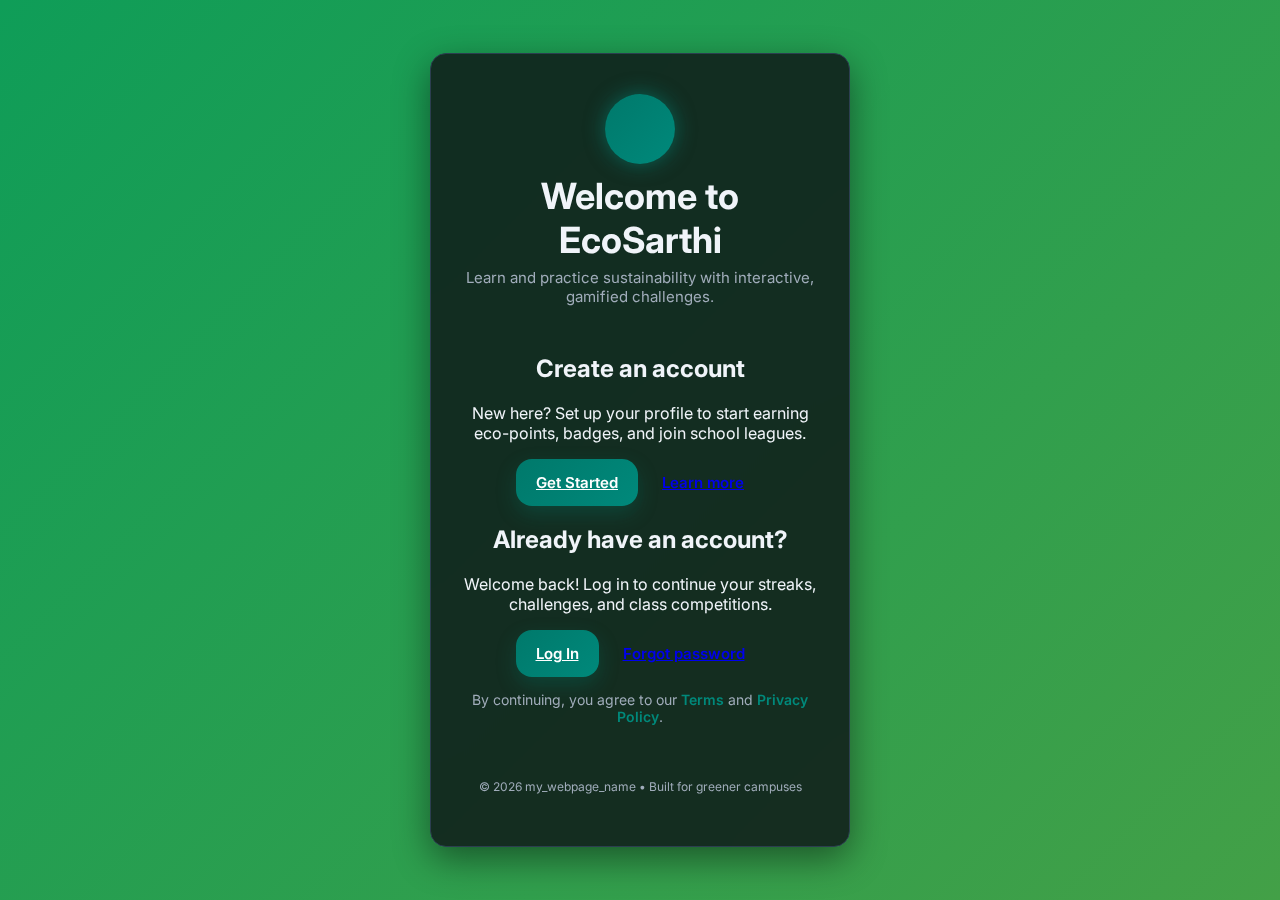
<file: index.html>
<!-- index.html -->

<!DOCTYPE html>
<html lang="en">
<head>
  <meta charset="UTF-8" />
  <meta name="viewport" content="width=device-width, initial-scale=1" />
  <title>Welcome to EcoSarthi</title>
  <link rel="preconnect" href="https://fonts.googleapis.com">
  <link rel="preconnect" href="https://fonts.gstatic.com" crossorigin>
  <link href="https://fonts.googleapis.com/css2?family=Inter:wght@400;600;700&display=swap" rel="stylesheet">
  <link rel="stylesheet" href="style.css">
</head>
<body>
  <main class="container" role="main">
    <header class="brand">
      <div class="brand__logo" aria-hidden="true"></div>
      <div>
        <h1>Welcome to <span class="accent">EcoSarthi</span></h1>
        <p class="subtitle">Learn and practice sustainability with interactive, gamified challenges.</p>
      </div>
    </header>

    <section class="panel" aria-label="Choose an option">
      <div class="options">
    
        <article class="card" aria-labelledby="create-title">
          <div class="card__body">
            <h2 id="create-title">Create an account</h2>
            <p>New here? Set up your profile to start earning eco-points, badges, and join school leagues.</p>
            <div class="actions">
              <a class="btn btn-primary" href="/signup" aria-label="Create an account">Get Started</a>
              <a class="btn btn-ghost" href="#learn-more">Learn more</a>
            </div>
          </div>
        </article>

       
        <article class="card" aria-labelledby="login-title">
          <div class="card__body">
            <h2 id="login-title">Already have an account?</h2>
            <p>Welcome back! Log in to continue your streaks, challenges, and class competitions.</p>
            <div class="actions">
              <a class="btn btn-primary" href="/login" aria-label="Log in">Log In</a>
              <a class="btn btn-ghost" href="/forgot-password">Forgot password</a>
            </div>
          </div>
        </article>
      </div>
      <p class="note">By continuing, you agree to our <a href="/terms">Terms</a> and <a href="/privacy">Privacy Policy</a>.</p>
    </section>

    <p class="footer">© <span id="year"></span> my_webpage_name • Built for greener campuses</p>
  </main>

  <script>
    document.getElementById('year').textContent = new Date().getFullYear();
  </script>
</body>
</html>


<!-- 
<!DOCTYPE html>
<html lang="en">
<head>
    <meta charset="UTF-8">
    <meta name="viewport" content="width=device-width, initial-scale=1.0">
    <title>EcoSarthi - Login</title>
    <link rel="preconnect" href="https://fonts.googleapis.com">
    <link rel="preconnect" href="https://fonts.gstatic.com" crossorigin>
    <link href="https://fonts.googleapis.com/css2?family=Poppins:wght@400;500;600;700;800&display=swap" rel="stylesheet">
    <style>
        /* Reusing your existing CSS variables */
        :root {
            --primary-green: #0f9d58;
            --secondary-green: #43a047;
            --dark-green: #1b5e20;
            --accent-yellow: #ffeb3b;
            --light-yellow: #fdd835;
            --white: #ffffff;
            --text-light: #f1f1f1;
            --glass-bg: rgba(255, 255, 255, 0.1);
        }

        * {
            margin: 0;
            padding: 0;
            box-sizing: border-box;
            font-family: "Poppins", sans-serif;
        }

        body {
            background: linear-gradient(135deg, var(--primary-green), var(--secondary-green));
            color: var(--white);
            display: flex;
            justify-content: center;
            align-items: center;
            min-height: 100vh;
            overflow: hidden; /* To keep the floating icons within the viewport */
        }
        
        .login-container {
            width: min(450px, 90%);
            background: var(--glass-bg);
            backdrop-filter: blur(10px);
            border-radius: 20px;
            padding: 40px;
            box-shadow: 0 8px 32px 0 rgba(0, 0, 0, 0.2);
            border: 1px solid rgba(255, 255, 255, 0.3);
            text-align: center;
            z-index: 10;
        }

        .login-container h2 {
            font-size: 2rem;
            font-weight: 700;
            color: var(--accent-yellow);
            margin-bottom: 20px;
        }

        .form-group {
            margin-bottom: 20px;
            text-align: left;
        }

        .form-group label {
            display: block;
            margin-bottom: 8px;
            font-weight: 500;
            color: var(--text-light);
        }

        .form-group input {
            width: 100%;
            padding: 12px;
            border-radius: 10px;
            border: 1px solid rgba(255, 255, 255, 0.3);
            background: rgba(255, 255, 255, 0.2);
            color: var(--white);
            font-size: 1rem;
            outline: none;
            transition: border-color 0.3s ease;
        }

        .form-group input::placeholder {
            color: var(--text-light);
            opacity: 0.8;
        }

        .form-group input:focus {
            border-color: var(--accent-yellow);
        }

        .login-button {
            background: var(--accent-yellow);
            color: var(--dark-green);
            border: none;
            padding: 14px 40px;
            font-size: 1.1rem;
            border-radius: 30px;
            cursor: pointer;
            font-weight: bold;
            transition: all 0.3s ease;
            box-shadow: 0px 8px 15px rgba(0, 0, 0, 0.2);
            width: 100%;
        }

        .login-button:hover {
            background: var(--light-yellow);
            transform: translateY(-3px) scale(1.02);
            box-shadow: 0px 10px 18px rgba(0, 0, 0, 0.3);
        }
        
        .link {
            display: block;
            margin-top: 15px;
            font-size: 0.9rem;
            color: var(--text-light);
            text-decoration: none;
            transition: color 0.3s ease;
        }

        .link:hover {
            color: var(--accent-yellow);
        }

        /* Reusing your floating icons */
        @keyframes float {
            0% { transform: translateY(0) translateX(0) rotate(0deg) scale(1); }
            25% { transform: translateY(-30px) translateX(20px) rotate(90deg) scale(1.1); }
            50% { transform: translateY(-60px) translateX(-20px) rotate(180deg) scale(1); }
            75% { transform: translateY(-30px) translateX(20px) rotate(270deg) scale(0.9); }
            100% { transform: translateY(0) translateX(0) rotate(360deg) scale(1); }
        }
        .floating-icon {
            position: absolute;
            width: 50px;
            opacity: 0.5;
            animation: float 20s infinite linear;
            z-index: 1;
        }
        .icon1 { top: 10%; left: 5%; animation-duration: 25s; }
        .icon2 { top: 30%; left: 90%; animation-duration: 30s; width: 60px; }
        .icon3 { top: 70%; left: 10%; animation-duration: 35s; }
        .icon4 { top: 50%; left: 80%; animation-duration: 28s; width: 40px; }
        .icon5 { top: 85%; left: 50%; animation-duration: 22s; width: 65px; }

    </style>
</head>
<body>
    <div class="login-container">
        <h2>Welcome Back!</h2>
        <form>
            <div class="form-group">
                <label for="email">Email Address</label>
                <input type="email" id="email" name="email" placeholder="you@example.com" required>
            </div>
            <div class="form-group">
                <label for="password">Password</label>
                <input type="password" id="password" name="password" placeholder="Enter your password" required>
            </div>
            <button type="submit" class="login-button">Log In</button>
        </form>
        <a href="#" class="link">Forgot Password?</a>
        <a href="#" class="link">Don't have an account? Sign Up</a>
    </div>

    <img src="https://img.icons8.com/emoji/48/deciduous-tree.png" class="floating-icon icon1">
    <img src="https://img.icons8.com/emoji/48/recycling-symbol.png" class="floating-icon icon2">
    <img src="https://img.icons8.com/emoji/48/seedling.png" class="floating-icon icon3">
    <img src="https://img.icons8.com/emoji/48/water-wave.png" class="floating-icon icon4">
    <img src="https://img.icons8.com/emoji/48/sun-emoji.png" class="floating-icon icon5">
</body>
</html> -->
</file>
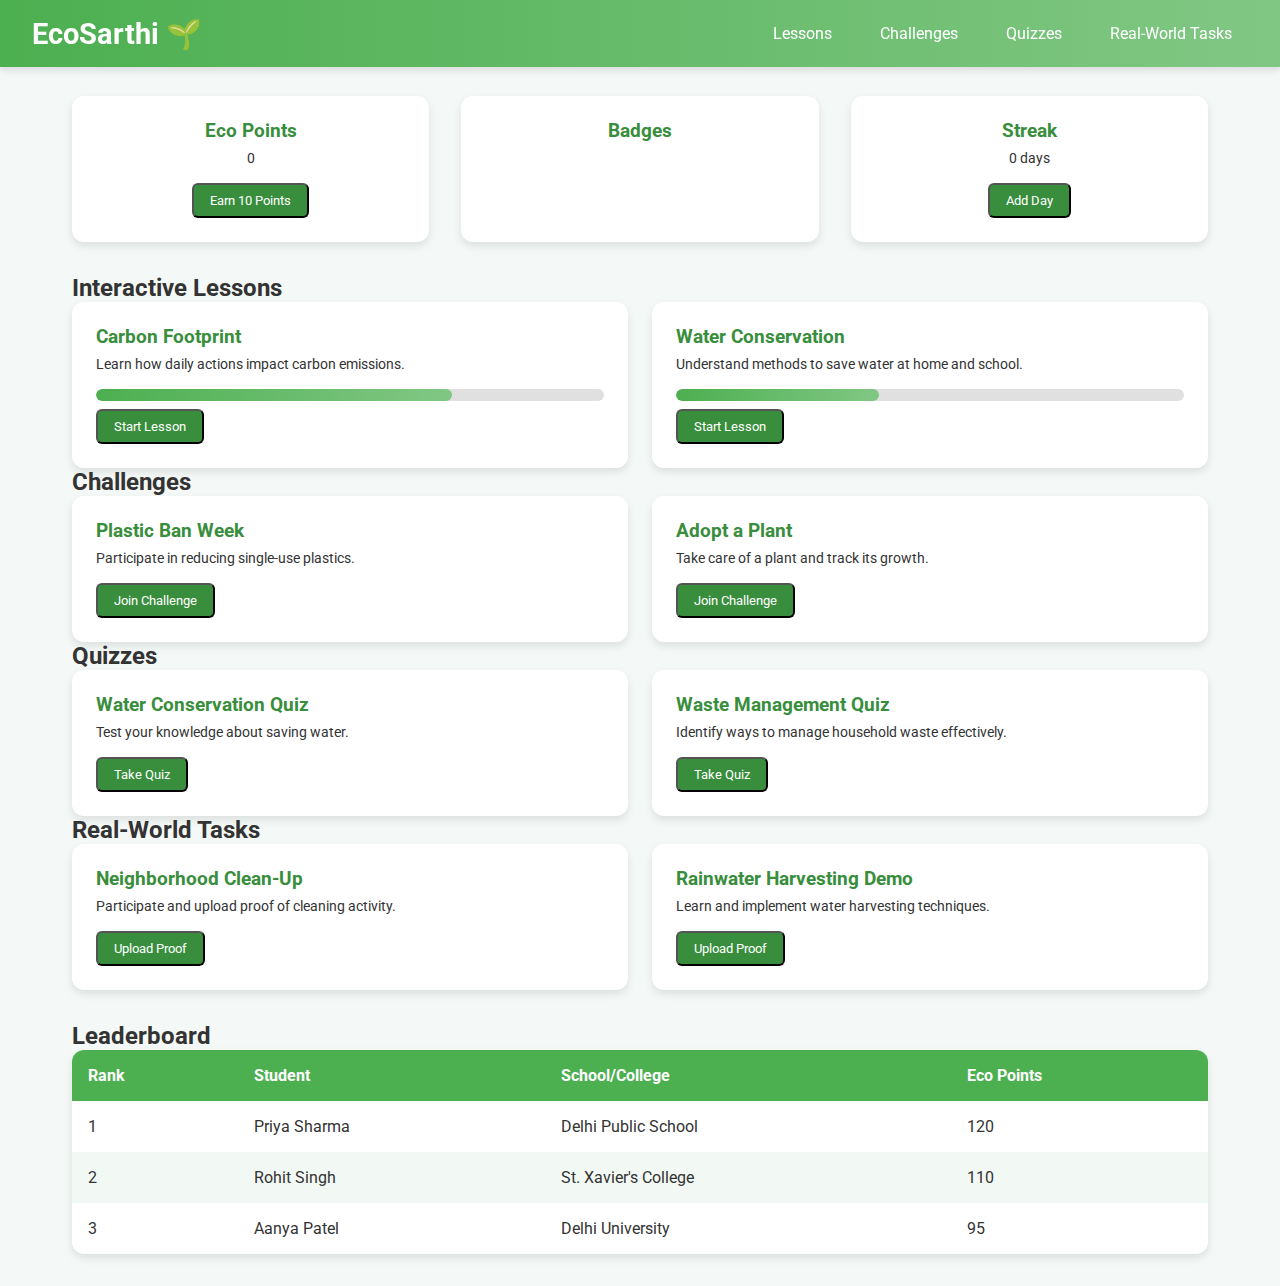
<file: challenge_quize.html>
<!DOCTYPE html>
<html lang="en">
<head>
  <meta charset="UTF-8">
  <meta name="viewport" content="width=device-width, initial-scale=1.0">
  <title>EcoSarthi - Green Learning Hub</title>
  <link href="https://fonts.googleapis.com/css2?family=Roboto:wght@400;700&display=swap" rel="stylesheet">
  <style>
    /* ===== GLOBAL STYLES ===== */
    * { box-sizing: border-box; margin: 0; padding: 0; font-family: 'Roboto', sans-serif; }
    body { background-color: #f4f8f6; color: #333; }
    a { text-decoration: none; color: inherit; }

    /* ===== HEADER ===== */
    header {
      background: linear-gradient(90deg, #4caf50, #81c784);
      color: #fff;
      padding: 1rem 2rem;
      display: flex;
      align-items: center;
      justify-content: space-between;
      position: fixed;
      width: 100%;
      top: 0;
      z-index: 1000;
      box-shadow: 0 4px 6px rgba(0,0,0,0.1);
    }
    header h1 { font-size: 1.8rem; }

    /* ===== NAVIGATION ===== */
    nav {
      display: flex;
      gap: 1rem;
    }
    nav a {
      padding: 0.5rem 1rem;
      border-radius: 5px;
      transition: background 0.3s;
    }
    nav a:hover { background-color: rgba(255,255,255,0.2); }

    /* ===== MAIN LAYOUT ===== */
    main {
      padding: 6rem 2rem 2rem;
      max-width: 1200px;
      margin: auto;
    }

    /* ===== CARD STYLES ===== */
    .card-grid { display: grid; grid-template-columns: repeat(auto-fit,minmax(250px,1fr)); gap: 1.5rem; }
    .card {
      background-color: #fff;
      border-radius: 12px;
      padding: 1.5rem;
      box-shadow: 0 4px 8px rgba(0,0,0,0.1);
      transition: transform 0.3s, box-shadow 0.3s;
    }
    .card:hover { transform: translateY(-5px); box-shadow: 0 8px 15px rgba(0,0,0,0.15); }
    .card h3 { margin-bottom: 0.5rem; color: #388e3c; }
    .card p { font-size: 0.9rem; margin-bottom: 1rem; }

    /* ===== PROGRESS BARS ===== */
    .progress-container { background: #e0e0e0; border-radius: 20px; overflow: hidden; height: 12px; margin-bottom: 0.5rem; }
    .progress { height: 100%; background: linear-gradient(90deg, #4caf50, #81c784); width: 0%; transition: width 1s; border-radius: 20px; }

    /* ===== BADGES ===== */
    .badges { display: flex; gap: 0.5rem; flex-wrap: wrap; }
    .badge {
      background-color: #a5d6a7;
      padding: 0.4rem 0.7rem;
      border-radius: 50px;
      font-size: 0.8rem;
      color: #fff;
      animation: bounce 1s ease-in-out forwards;
    }
    @keyframes bounce { 0% { transform: scale(0.5); } 100% { transform: scale(1); } }

    /* ===== DASHBOARD ===== */
    .dashboard { display: flex; gap: 2rem; margin-bottom: 2rem; flex-wrap: wrap; }
    .dashboard .card { flex: 1; text-align: center; }

    /* ===== LEADERBOARD ===== */
    .leaderboard { margin-top: 2rem; }
    .leaderboard table {
      width: 100%;
      border-collapse: collapse;
      background: #fff;
      border-radius: 12px;
      overflow: hidden;
      box-shadow: 0 4px 8px rgba(0,0,0,0.1);
    }
    .leaderboard th, .leaderboard td { padding: 1rem; text-align: left; }
    .leaderboard th { background-color: #4caf50; color: #fff; }
    .leaderboard tr:nth-child(even) { background-color: #f2f9f4; }

    /* ===== BUTTONS ===== */
    .btn {
      background: #388e3c;
      color: #fff;
      padding: 0.5rem 1rem;
      border-radius: 6px;
      cursor: pointer;
      transition: background 0.3s;
    }
    .btn:hover { background: #2e7d32; }

    /* ===== RESPONSIVE ===== */
    @media (max-width: 768px) {
      header { flex-direction: column; align-items: flex-start; }
      nav { flex-wrap: wrap; gap: 0.5rem; margin-top: 0.5rem; }
    }
  </style>
</head>
<body>

<header>
  <h1>EcoSarthi 🌱</h1>
  <nav>
    <a href="#lessons">Lessons</a>
    <a href="#challenges">Challenges</a>
    <a href="#quizzes">Quizzes</a>
    <a href="#tasks">Real-World Tasks</a>
  </nav>
</header>

<main>
  <!-- DASHBOARD -->
  <section class="dashboard">
    <div class="card">
      <h3>Eco Points</h3>
      <p id="ecoPoints">0</p>
      <button class="btn" onclick="earnPoints(10)">Earn 10 Points</button>
    </div>
    <div class="card">
      <h3>Badges</h3>
      <div class="badges" id="badges">
        <!-- Badges appear here -->
      </div>
    </div>
    <div class="card">
      <h3>Streak</h3>
      <p id="streak">0 days</p>
      <button class="btn" onclick="increaseStreak()">Add Day</button>
    </div>
  </section>

  <!-- LESSONS -->
  <section id="lessons">
    <h2>Interactive Lessons</h2>
    <div class="card-grid">
      <div class="card">
        <h3>Carbon Footprint</h3>
        <p>Learn how daily actions impact carbon emissions.</p>
        <div class="progress-container"><div class="progress" style="width: 70%;"></div></div>
        <button class="btn">Start Lesson</button>
      </div>
      <div class="card">
        <h3>Water Conservation</h3>
        <p>Understand methods to save water at home and school.</p>
        <div class="progress-container"><div class="progress" style="width: 40%;"></div></div>
        <button class="btn">Start Lesson</button>
      </div>
    </div>
  </section>

  <!-- CHALLENGES -->
  <section id="challenges">
    <h2>Challenges</h2>
    <div class="card-grid">
      <div class="card">
        <h3>Plastic Ban Week</h3>
        <p>Participate in reducing single-use plastics.</p>
        <button class="btn">Join Challenge</button>
      </div>
      <div class="card">
        <h3>Adopt a Plant</h3>
        <p>Take care of a plant and track its growth.</p>
        <button class="btn">Join Challenge</button>
      </div>
    </div>
  </section>

  <!-- QUIZZES -->
  <section id="quizzes">
    <h2>Quizzes</h2>
    <div class="card-grid">
      <div class="card">
        <h3>Water Conservation Quiz</h3>
        <p>Test your knowledge about saving water.</p>
        <button class="btn" onclick="alert('Quiz Started!')">Take Quiz</button>
      </div>
      <div class="card">
        <h3>Waste Management Quiz</h3>
        <p>Identify ways to manage household waste effectively.</p>
        <button class="btn" onclick="alert('Quiz Started!')">Take Quiz</button>
      </div>
    </div>
  </section>

  <!-- REAL-WORLD TASKS -->
  <section id="tasks">
    <h2>Real-World Tasks</h2>
    <div class="card-grid">
      <div class="card">
        <h3>Neighborhood Clean-Up</h3>
        <p>Participate and upload proof of cleaning activity.</p>
        <button class="btn">Upload Proof</button>
      </div>
      <div class="card">
        <h3>Rainwater Harvesting Demo</h3>
        <p>Learn and implement water harvesting techniques.</p>
        <button class="btn">Upload Proof</button>
      </div>
    </div>
  </section>

  <!-- LEADERBOARD -->
  <section class="leaderboard">
    <h2>Leaderboard</h2>
    <table>
      <thead>
        <tr>
          <th>Rank</th>
          <th>Student</th>
          <th>School/College</th>
          <th>Eco Points</th>
        </tr>
      </thead>
      <tbody id="leaderboard-body">
        <tr><td>1</td><td>Priya Sharma</td><td>Delhi Public School</td><td>120</td></tr>
        <tr><td>2</td><td>Rohit Singh</td><td>St. Xavier's College</td><td>110</td></tr>
        <tr><td>3</td><td>Aanya Patel</td><td>Delhi University</td><td>95</td></tr>
      </tbody>
    </table>
  </section>
</main>

<script>
  // ===== DASHBOARD INTERACTIVITY =====
  let ecoPoints = 0;
  let streak = 0;

  function earnPoints(points) {
    ecoPoints += points;
    document.getElementById('ecoPoints').innerText = ecoPoints;
    // Add a badge if points exceed thresholds
    if(ecoPoints >= 50 && !document.getElementById('greenBadge')) {
      const badge = document.createElement('div');
      badge.className = 'badge';
      badge.id = 'greenBadge';
      badge.innerText = 'Green Warrior';
      document.getElementById('badges').appendChild(badge);
    }
  }

  function increaseStreak() {
    streak += 1;
    document.getElementById('streak').innerText = streak + ' days';
  }

  // ===== PROGRESS ANIMATION =====
  document.querySelectorAll('.progress').forEach(bar => {
    let width = bar.style.width;
    bar.style.width = '0%';
    setTimeout(() => { bar.style.width = width; }, 100);
  });
</script>

</body>
</html>
</file>
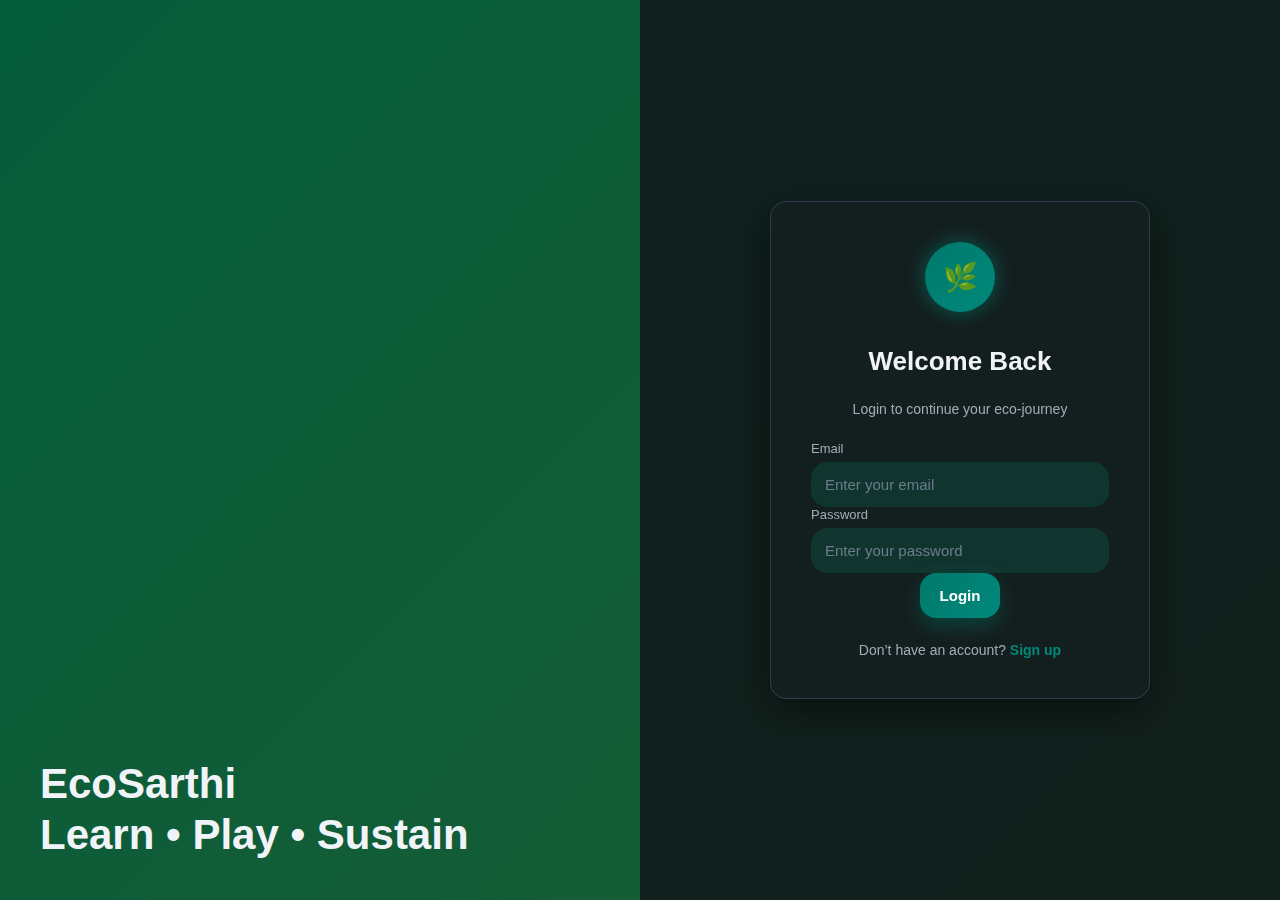
<file: login_2.html>
<!DOCTYPE html>
<html lang="en">
<head>
  <meta charset="UTF-8">
  <meta name="viewport" content="width=device-width, initial-scale=1.0">
  <title>EcoSarthi – Login</title>
  <style>
    /* --- ROOT THEME --- */
    :root {
      --brand: #00796B;
      --brand-600: #00897B;
      --brand-800: #004d40;
      --primary-green: #0f9d58;
      --secondary-green: #43a047;
      --bg: #0d1217;
      --text: #f0f4f9;
      --muted: #a0acba;
      --placeholder: #6a7c8c;
      --card: rgba(20, 30, 30, 0.85);
      --border: #2c3e50;
      --shadow: 0 12px 36px rgba(0, 0, 0, 0.45);
      --radius: 16px;
    }

    * { box-sizing: border-box; margin: 0; padding: 0; }

    body {
      font-family: 'Inter', sans-serif;
      color: var(--text);
      height: 100vh;
      display: grid;
      grid-template-columns: 1fr 1fr;
      background: linear-gradient(135deg, var(--primary-green), var(--secondary-green));
    }

    /* LEFT PANEL */
    .left {
      background: url('https://img.freepik.com/free-vector/flat-design-eco-friendly-background_23-2150520981.jpg?w=740') center/cover no-repeat;
      position: relative;
    }
    .overlay {
      position: absolute;
      inset: 0;
      background: rgba(0, 50, 40, 0.6);
    }
    .left h1 {
      position: absolute;
      bottom: 40px;
      left: 40px;
      font-size: 42px;
      font-weight: 700;
      line-height: 1.2;
    }

    /* RIGHT PANEL */
    .right {
      display: flex;
      align-items: center;
      justify-content: center;
      background: rgba(13, 18, 23, 0.9);
    }

    .login-card {
      background: var(--card);
      border: 1px solid var(--border);
      border-radius: var(--radius);
      padding: 40px;
      width: 100%;
      max-width: 380px;
      box-shadow: var(--shadow);
      backdrop-filter: blur(12px);
      display: grid;
      gap: 24px;
      text-align: center;
    }

    .brand__logo {
      width: 70px;
      height: 70px;
      margin: 0 auto 10px;
      border-radius: 50%;
      background: linear-gradient(135deg, var(--brand), var(--brand-600));
      display: grid;
      place-items: center;
      font-size: 28px;
      font-weight: 700;
      color: white;
      box-shadow: 0 0 20px rgba(0, 137, 123, 0.6);
    }

    .login-card h2 {
      margin: 0;
      font-size: 26px;
      font-weight: 700;
    }
    .subtitle {
      font-size: 14px;
      color: var(--muted);
    }

    .input-group {
      text-align: left;
      display: grid;
      gap: 6px;
    }
    .input-group label {
      font-size: 13px;
      color: var(--muted);
    }
    .input-group input {
      width: 100%;
      padding: 14px;
      border: none;
      border-radius: var(--radius);
      background: rgba(0, 184, 148, 0.15);
      color: var(--text);
      font-size: 15px;
      transition: all .25s ease;
    }
    .input-group input::placeholder {
      color: var(--placeholder);
    }
    .input-group input:focus {
      outline: none;
      background: rgba(0, 184, 148, 0.25);
      box-shadow: 0 0 0 3px rgba(0, 184, 148, 0.35);
    }

    .btn {
      border: none;
      cursor: pointer;
      padding: 14px 20px;
      border-radius: var(--radius);
      font-size: 15px;
      font-weight: 600;
      transition: all .25s ease;
    }
    .btn-primary {
      background: linear-gradient(135deg, var(--brand), var(--brand-600));
      color: white;
      box-shadow: 0 8px 20px rgba(0, 121, 107, 0.4);
    }
    .btn-primary:hover {
      filter: brightness(1.1);
      box-shadow: 0 10px 26px rgba(0, 121, 107, 0.6);
    }

    .note {
      font-size: 14px;
      color: var(--muted);
    }
    .note a {
      color: var(--brand-600);
      text-decoration: none;
      font-weight: 600;
    }

    /* RESPONSIVE */
    @media (max-width: 860px) {
      body {
        grid-template-columns: 1fr;
      }
      .left { display: none; }
    }
  </style>
</head>
<body>
  <!-- LEFT ECO PANEL -->
  <div class="left">
    <div class="overlay"></div>
    <h1>EcoSarthi<br>Learn • Play • Sustain</h1>
  </div>

  <!-- RIGHT LOGIN PANEL -->
  <div class="right">
    <div class="login-card">
      <div class="brand__logo">🌿</div>
      <h2>Welcome Back</h2>
      <p class="subtitle">Login to continue your eco-journey</p>

      <form>
        <div class="input-group">
          <label for="email">Email</label>
          <input type="email" id="email" placeholder="Enter your email">
        </div>
        <div class="input-group">
          <label for="password">Password</label>
          <input type="password" id="password" placeholder="Enter your password">
        </div>
        <button class="btn btn-primary" type="submit">Login</button>
      </form>

      <p class="note">Don’t have an account? <a href="#">Sign up</a></p>
    </div>
  </div>
</body>
</html>
</file>
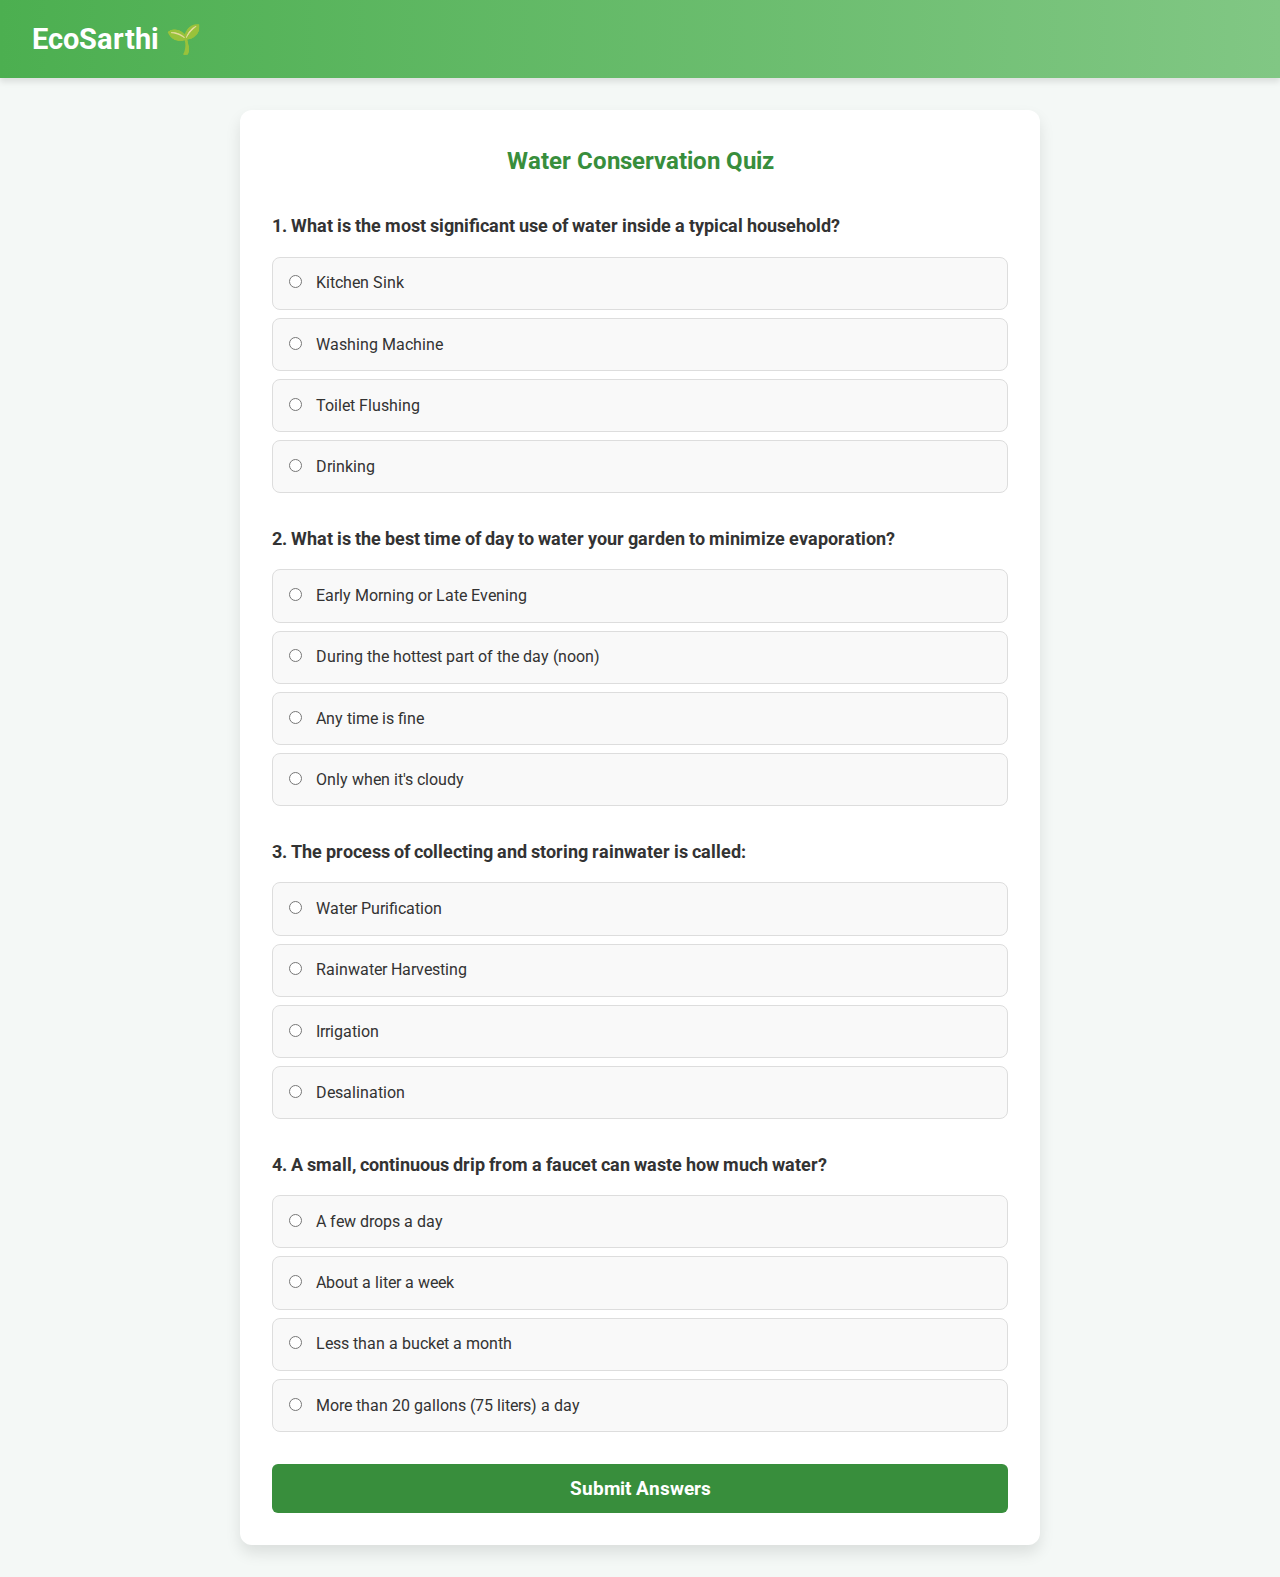
<file: takequiz.html>
<!DOCTYPE html>
<html lang="en">
<head>
  <meta charset="UTF-8">
  <meta name="viewport" content="width=device-width, initial-scale=1.0">
  <title>Quiz: Water Conservation - EcoSarthi</title>
  <link href="https://fonts.googleapis.com/css2?family=Roboto:wght@400;700&display=swap" rel="stylesheet">
  <style>
    /* ===== GLOBAL STYLES ===== */
    * { box-sizing: border-box; margin: 0; padding: 0; font-family: 'Roboto', sans-serif; }
    body { background-color: #f4f8f6; color: #333; line-height: 1.6; }
    
    /* ===== HEADER ===== */
    header {
      background: linear-gradient(90deg, #4caf50, #81c784);
      color: #fff;
      padding: 1rem 2rem;
      display: flex;
      align-items: center;
      justify-content: space-between;
      box-shadow: 0 4px 6px rgba(0,0,0,0.1);
    }
    header h1 { font-size: 1.8rem; }

    /* ===== QUIZ CONTAINER ===== */
    .quiz-container {
      max-width: 800px;
      margin: 2rem auto;
      padding: 2rem;
      background-color: #fff;
      border-radius: 12px;
      box-shadow: 0 8px 15px rgba(0,0,0,0.1);
    }
    .quiz-container h2 {
      text-align: center;
      color: #388e3c;
      margin-bottom: 2rem;
    }

    /* ===== QUESTION STYLES ===== */
    .question-block {
      margin-bottom: 2rem;
    }
    .question-block p {
      font-weight: 700;
      font-size: 1.1rem;
      margin-bottom: 1rem;
    }
    .options label {
      display: block;
      background-color: #f9f9f9;
      border: 1px solid #ddd;
      border-radius: 8px;
      padding: 0.8rem 1rem;
      margin-bottom: 0.5rem;
      cursor: pointer;
      transition: background-color 0.3s, border-color 0.3s;
    }
    .options label:hover {
      background-color: #e8f5e9; /* Light green on hover */
      border-color: #a5d6a7;
    }
    .options input[type="radio"] {
      margin-right: 10px;
    }

    /* ===== BUTTONS ===== */
    .btn {
      display: block;
      width: 100%;
      background: #388e3c;
      color: #fff;
      padding: 0.8rem 1.5rem;
      border: none;
      border-radius: 6px;
      cursor: pointer;
      transition: background 0.3s;
      font-size: 1.2rem;
      font-weight: 700;
    }
    .btn:hover { background: #2e7d32; }
    
    /* ===== RESULTS CONTAINER (Initially hidden) ===== */
    #results-container {
      display: none;
      text-align: center;
      animation: fadeIn 0.5s;
    }
    #results-container h2 {
      color: #4caf50;
    }
    #score-text {
      font-size: 1.5rem;
      font-weight: 700;
      margin-bottom: 1rem;
    }
    #eco-points-text {
      font-size: 1.2rem;
      color: #388e3c;
      margin-bottom: 2rem;
    }
    @keyframes fadeIn {
      from { opacity: 0; transform: translateY(10px); }
      to { opacity: 1; transform: translateY(0); }
    }

  </style>
</head>
<body>

<header>
  <h1>EcoSarthi 🌱</h1>
</header>

<main>
  <div class="quiz-container">
    <div id="quiz-form-container">
      <h2>Water Conservation Quiz</h2>
      <form id="quiz-form">
        <div class="question-block">
          <p>1. What is the most significant use of water inside a typical household?</p>
          <div class="options">
            <label><input type="radio" name="q1" value="a"> Kitchen Sink</label>
            <label><input type="radio" name="q1" value="b"> Washing Machine</label>
            <label><input type="radio" name="q1" value="c"> Toilet Flushing</label>
            <label><input type="radio" name="q1" value="d"> Drinking</label>
          </div>
        </div>

        <div class="question-block">
          <p>2. What is the best time of day to water your garden to minimize evaporation?</p>
          <div class="options">
            <label><input type="radio" name="q2" value="a"> Early Morning or Late Evening</label>
            <label><input type="radio" name="q2" value="b"> During the hottest part of the day (noon)</label>
            <label><input type="radio" name="q2" value="c"> Any time is fine</label>
            <label><input type="radio" name="q2" value="d"> Only when it's cloudy</label>
          </div>
        </div>
        
        <div class="question-block">
            <p>3. The process of collecting and storing rainwater is called:</p>
            <div class="options">
                <label><input type="radio" name="q3" value="a"> Water Purification</label>
                <label><input type="radio" name="q3" value="b"> Rainwater Harvesting</label>
                <label><input type="radio" name="q3" value="c"> Irrigation</label>
                <label><input type="radio" name="q3" value="d"> Desalination</label>
            </div>
        </div>

        <div class="question-block">
            <p>4. A small, continuous drip from a faucet can waste how much water?</p>
            <div class="options">
                <label><input type="radio" name="q4" value="a"> A few drops a day</label>
                <label><input type="radio" name="q4" value="b"> About a liter a week</label>
                <label><input type="radio" name="q4" value="c"> Less than a bucket a month</label>
                <label><input type="radio" name="q4" value="d"> More than 20 gallons (75 liters) a day</label>
            </div>
        </div>

        <button type="submit" class="btn">Submit Answers</button>
      </form>
    </div>

    <div id="results-container">
        <h2>Quiz Results</h2>
        <p id="score-text">You answered 0 out of 4 correctly.</p>
        <p id="eco-points-text">You've earned 0 Eco Points! ✨</p>
        <button class="btn" onclick="restartQuiz()">Try Again</button>
    </div>
  </div>
</main>

<script>
  const quizForm = document.getElementById('quiz-form');
  const quizContainer = document.getElementById('quiz-form-container');
  const resultsContainer = document.getElementById('results-container');
  const scoreText = document.getElementById('score-text');
  const ecoPointsText = document.getElementById('eco-points-text');

  // Define the correct answers
  const correctAnswers = ['c', 'a', 'b', 'd'];
  const totalQuestions = correctAnswers.length;

  quizForm.addEventListener('submit', function(event) {
    event.preventDefault(); // Stop the page from reloading

    let score = 0;
    const formData = new FormData(quizForm);
    
    // Loop through questions to check answers
    for (let i = 0; i < totalQuestions; i++) {
        const userAnswer = formData.get(`q${i + 1}`);
        if (userAnswer === correctAnswers[i]) {
            score++;
        }
    }
    
    // Calculate Eco Points (e.g., 15 points per correct answer)
    const pointsEarned = score * 15;

    // Update the results text
    scoreText.innerText = `You answered ${score} out of ${totalQuestions} correctly.`;
    ecoPointsText.innerText = `You've earned ${pointsEarned} Eco Points! ✨`;

    // Hide the quiz and show the results
    quizContainer.style.display = 'none';
    resultsContainer.style.display = 'block';
  });

  function restartQuiz() {
    // Reset the form for another attempt
    quizForm.reset();
    
    // Hide results and show the quiz again
    resultsContainer.style.display = 'none';
    quizContainer.style.display = 'block';
  }
</script>

</body>
</html>
</file>
<file: style.css>
/* --- ENHANCED LOGIN PAGE CSS (eco theme preserved) --- */

/* ROOT THEME VARIABLES */
:root {
  --brand: #00796B;
  --brand-600: #00897B;
  --brand-800: #004d40;
  --primary-green: #0f9d58;
  --secondary-green: #43a047;

  --bg: #0d1217;
  --bg-subtle: #131a23;
  --text: #f0f4f9;
  --muted: #a0acba;
  --placeholder: #6a7c8c;

  --card: rgba(15, 25, 25, 0.85); /* dark eco glass */
  --border: #2c3e50;

  --shadow: 0 12px 36px rgba(0,0,0,.45);
  --shadow-sm: 0 4px 12px rgba(0,0,0,.2);

  --radius: 16px;
  --radius-sm: 8px;
}

/* BASE RESET */
*, *::before, *::after {
  box-sizing: border-box;
}
html, body {
  height: 100%;
}
body {
  margin: 0;
  font-family: 'Inter', 'Segoe UI', sans-serif;
  color: var(--text);

  /* gradient background */
  background: linear-gradient(135deg, var(--primary-green), var(--secondary-green));

  display: grid;
  place-items: center;
  padding: 24px;
}

/* CONTAINER */
.container {
  width: 100%;
  max-width: 420px;
  background: var(--card);
  border: 1px solid var(--border);
  border-radius: var(--radius);
  padding: 40px 32px;
  box-shadow: var(--shadow);
  text-align: center;
  backdrop-filter: blur(12px);
  display: grid;
  gap: 28px;
}

/* BRAND / LOGO */
.brand__logo {
  width: 70px;
  height: 70px;
  margin: 0 auto 10px;
  border-radius: 50%;
  background: linear-gradient(135deg, var(--brand), var(--brand-600));
  display: grid;
  place-items: center;
  font-size: 26px;
  font-weight: 700;
  color: white;
  box-shadow: 0 0 20px rgba(0, 137, 123, 0.6);
}
h1 {
  margin: 0;
  font-size: clamp(26px, 4vw, 36px);
  font-weight: 700;
  color: var(--text);
}
.subtitle {
  margin: 6px 0 0;
  font-size: 15px;
  color: var(--muted);
}

/* INPUTS */
.input-group {
  text-align: left;
  display: grid;
  gap: 6px;
}
.input-group label {
  font-size: 14px;
  color: var(--muted);
}
.input-group input {
  width: 100%;
  padding: 14px;
  border: none;
  border-radius: var(--radius-sm);
  background: rgba(0, 184, 148, 0.15); /* subtle green tint */
  color: var(--text);
  font-size: 15px;
  transition: all .25s ease;
}
.input-group input::placeholder {
  color: var(--placeholder);
}
.input-group input:focus {
  outline: none;
  background: rgba(0, 184, 148, 0.22);
  box-shadow: 0 0 0 3px rgba(0,184,148,0.35);
}

/* BUTTON */
.btn {
  appearance: none;
  border: none;
  cursor: pointer;
  font-weight: 600;
  padding: 14px 20px;
  border-radius: var(--radius);
  display: inline-flex;
  align-items: center;
  justify-content: center;
  gap: 10px;
  font-size: 15px;
  transition: all .25s ease;
}
.btn-primary {
  color: white;
  background: linear-gradient(135deg, var(--brand), var(--brand-600));
  box-shadow: 0 8px 20px rgba(0,121,107,.3);
}
.btn-primary:hover {
  filter: brightness(1.1);
  box-shadow: 0 10px 26px rgba(0,121,107,.5);
}
.btn:active {
  transform: translateY(2px);
}

/* NOTE + FOOTER */
.note {
  font-size: 14px;
  color: var(--muted);
}
.note a {
  color: var(--brand-600);
  text-decoration: none;
  font-weight: 600;
}
.footer {
  text-align: center;
  font-size: 12px;
  color: var(--muted);
}

/* ACCESSIBILITY */
.btn:focus-visible, input:focus-visible {
  outline: 3px solid var(--brand-600);
  outline-offset: 4px;
  border-radius: var(--radius-sm);
}
</file>
